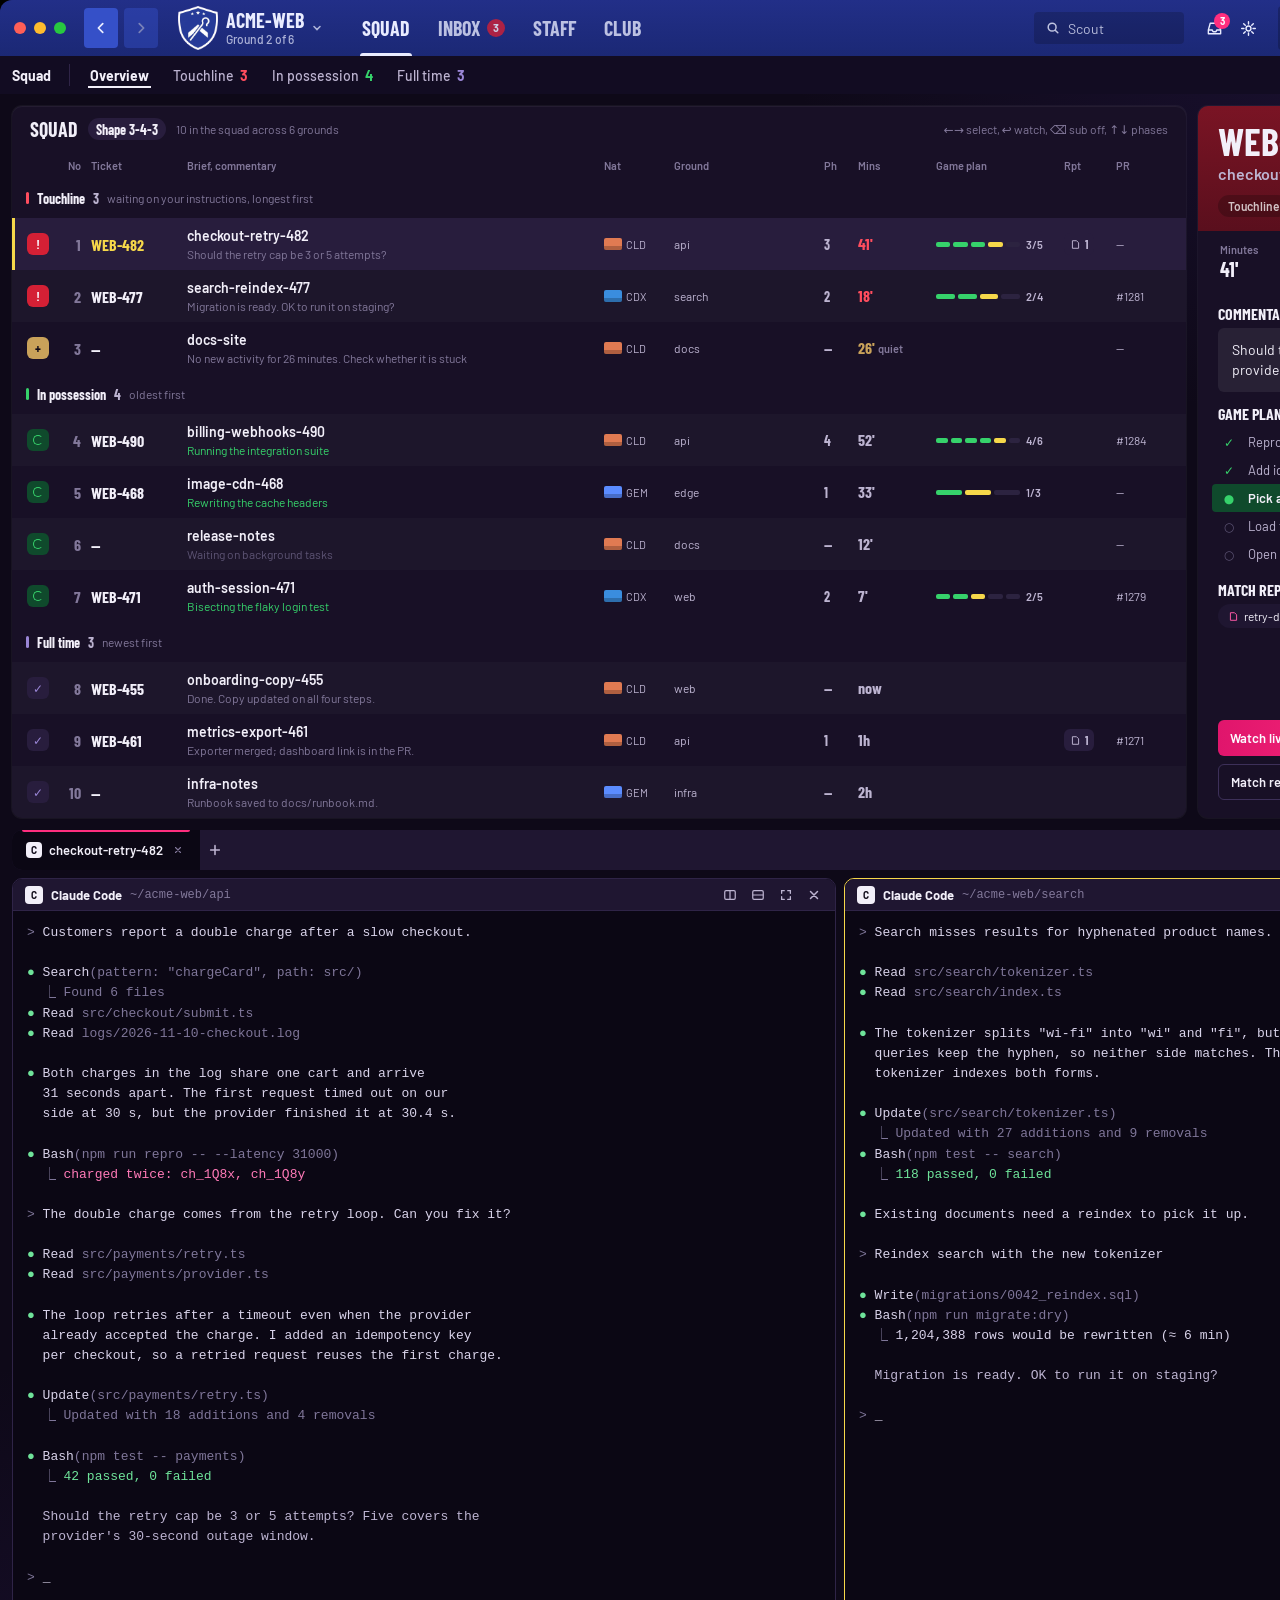
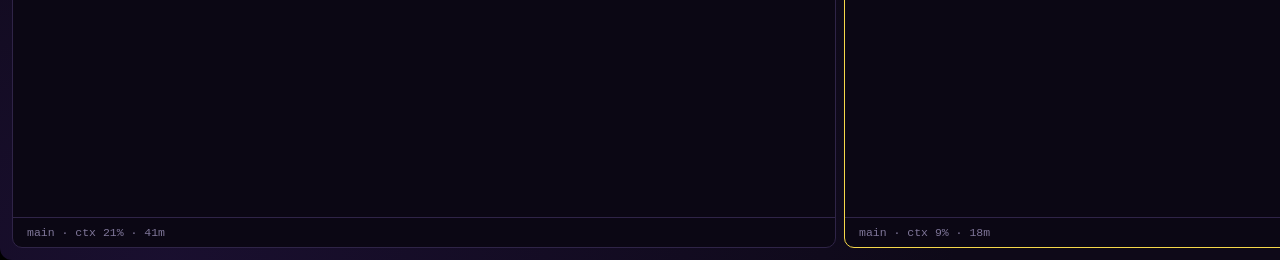
<file: art/preview.html>
<!DOCTYPE html>
<!-- Sample-data rebuild of the FM27 Herdr window for preview.png and the screen shots.
     Sizes and colours follow shared/tokens.js, layouts/fm27.json and mods/fm-*; every session,
     account and repository here is made up. setScreen(id) switches the screen under the same chrome. -->
<html><head><meta charset="utf-8">
<title>FM27 Herdr preview</title>
<style>
@font-face{font-family:Barlow;src:url(../shared/fonts/Barlow-Regular.ttf);font-weight:400;font-style:normal}
@font-face{font-family:Barlow;src:url(../shared/fonts/Barlow-Medium.ttf);font-weight:500;font-style:normal}
@font-face{font-family:Barlow;src:url(../shared/fonts/Barlow-SemiBold.ttf);font-weight:600;font-style:normal}
@font-face{font-family:Barlow;src:url(../shared/fonts/Barlow-Bold.ttf);font-weight:700;font-style:normal}
@font-face{font-family:Barlow Condensed;src:url(../shared/fonts/BarlowCondensed-SemiBold.ttf);font-weight:600;font-style:normal}
@font-face{font-family:Barlow Condensed;src:url(../shared/fonts/BarlowCondensed-Bold.ttf);font-weight:700;font-style:normal}
*{box-sizing:border-box;margin:0;padding:0}
:root{
  --bg:#0e0918;--bg2:#130d20;--panel:#181026;--panel2:#1f1631;--panel3:#281d3d;
  --line:#2f2447;--line2:#3d3059;--line-soft:rgba(255,255,255,.043);--row-alt:rgba(255,255,255,.024);
  --nav:#1b2875;--nav2:#222f88;--nav3:#3550c8;--nav-ink:#e9ecff;--sub:#120c22;
  --ink:#f2eff9;--ink2:#bdb4d1;--ink3:#82789a;--ink4:#5d5474;
  --accent:#ff2e7e;--accent2:#e0156c;--accent-ink:#fbfaff;--link:#ff5aa8;
  --needs:#ff4d5e;--needs-fill:#d42035;--stall:#c9a25a;--working:#36d26b;--working-band:#0f4a2c;
  --needs-band:#7a1424;--needs-band2:#5a0f1d;--done:#9a86d6;--done-band:#2c1a4c;--done-band2:#21133a;
  --focus-kb:#f6d84a;--bar-track:#2c2340;--bar:#ff3d8f;--bar-hot:#ff4d5e;
  --veil1:rgba(255,255,255,.07);--shade2:rgba(0,0,0,.22);--shade3:rgba(0,0,0,.28);--veil-ink:rgba(255,255,255,.75);
  --paper:#fbfaff;--select:#8b3ff2;--nat-cld:#e07a52;--nat-cdx:#3a8dde;--nat-gem:#5b8cff;
  --term-bg:#0b0714;--term-ink:#d9d3ea;--term-dim:#7f7699;--term-green:#6fe39a;--term-pink:#ff7ab8;--term-yellow:#f6d84a;
  --font-body:Barlow,system-ui,sans-serif;--font-display:"Barlow Condensed",Barlow,sans-serif;
  --font-mono:"JetBrains Mono",Menlo,monospace;
}
html,body{background:#000;-webkit-font-smoothing:antialiased}
body{font-family:var(--font-body);color:var(--ink)}
#win{
  width:1680px;height:1860px;display:flex;flex-direction:column;overflow:hidden;position:relative;
  border-radius:12px;color:var(--ink);
  background:
    radial-gradient(900px 620px at 84% 0%,rgba(80,50,160,.20),transparent 70%),
    radial-gradient(1100px 700px at 10% 100%,rgba(62,34,120,.24),transparent 72%),
    var(--bg);
}
.lights{position:absolute;left:14px;top:22px;display:flex;gap:8px;z-index:5}
.lights i{width:12px;height:12px;border-radius:50%;display:block}
.spin{width:10px;height:10px;border-radius:50%;border:1.5px solid var(--working);border-right-color:transparent;display:inline-block;flex:none}
.spin.s{width:9px;height:9px;border-width:1.5px}
.truncate{overflow:hidden;text-overflow:ellipsis;white-space:nowrap}
.disp{font-family:var(--font-display);font-weight:700}
.mono{font-family:var(--font-mono)}

/* ── top bar ───────────────────────────────────────────────────────────── */
#top{
  height:56px;flex:none;display:flex;align-items:center;gap:14px;padding:0 12px 0 84px;
  background:linear-gradient(180deg,var(--nav2),var(--nav));color:var(--nav-ink);
}
.navbtn{width:34px;height:40px;flex:none;border-radius:4px;background:var(--nav3);display:grid;place-items:center;color:var(--nav-ink)}
.navbtn.off{opacity:.45}
.club-sw{height:44px;flex:none;display:flex;align-items:center;gap:8px;padding:0 6px;border-radius:4px}
.crest{width:40px;height:44px;display:block;object-fit:contain}
.club-sw .who{min-width:0;max-width:200px}
.club-sw .who b{display:block;font-family:var(--font-display);font-weight:700;font-size:20px;line-height:1;text-transform:uppercase;color:var(--nav-ink)}
.club-sw .who small{display:block;font-size:12px;font-weight:500;color:var(--nav-ink);opacity:.7;margin-top:2px}
.caret{opacity:.7;flex:none}
.menu{height:100%;display:flex;align-items:stretch;margin-left:6px}
.mm{position:relative;height:100%;display:flex;align-items:center;gap:6px;padding:0 14px;font-family:var(--font-display);font-weight:700;font-size:20px;text-transform:uppercase;color:var(--nav-ink);opacity:.78;white-space:nowrap}
.mm.on{opacity:1}
.mm.on::after{content:"";position:absolute;left:12px;right:12px;bottom:0;height:3px;border-radius:3px 3px 0 0;background:var(--nav-ink)}
.mm .cnt{min-width:18px;height:18px;padding:0 5px;border-radius:999px;background:var(--needs-fill);color:var(--paper);font-family:var(--font-body);font-weight:800;font-size:11px;line-height:18px;text-align:center}
.grow{flex:1;min-width:0}
.scout{width:150px;height:32px;flex:none;display:flex;align-items:center;gap:8px;padding:0 12px;border-radius:4px;background:rgba(0,0,0,.18)}
.scout .q{font-size:14px;color:var(--nav-ink);opacity:.75;min-width:0;overflow:hidden;text-overflow:ellipsis;white-space:nowrap}
.iconbtn{width:32px;height:32px;flex:none;display:grid;place-items:center;border-radius:4px;position:relative;color:var(--nav-ink)}
.iconbtn .badge{position:absolute;top:1px;right:0;min-width:16px;height:16px;padding:0 4px;border-radius:999px;background:var(--accent);color:var(--accent-ink);font-size:10px;font-weight:700;line-height:16px;text-align:center}
.datebox{height:44px;flex:none;display:flex;align-items:center;gap:10px;padding:0 6px 0 12px;border-radius:4px;background:var(--shade2)}
.datebox b{display:block;font-family:var(--font-display);font-weight:700;font-size:16px;line-height:1;color:var(--nav-ink);white-space:nowrap}
.datebox small{display:block;margin-top:3px;font-size:12px;font-weight:500;color:var(--nav-ink);opacity:.75;white-space:nowrap}
.clock{height:22px;padding:0 6px;border-radius:3px;background:var(--ink);display:flex;align-items:center;font-family:var(--font-display);font-weight:700;font-size:18px;line-height:1;color:var(--nav)}
.continue{width:210px;height:44px;flex:none;display:flex;align-items:center;justify-content:space-between;gap:10px;padding:0 14px 0 18px;border-radius:4px;background:linear-gradient(90deg,var(--accent2),var(--accent));color:var(--accent-ink)}
.continue b{display:block;font-family:var(--font-display);font-weight:700;font-size:20px;line-height:1}
.continue small{display:block;margin-top:2px;font-size:12px;font-weight:600;opacity:.85;white-space:nowrap;overflow:hidden;text-overflow:ellipsis;max-width:150px}

/* ── sub bar ───────────────────────────────────────────────────────────── */
#sub{height:38px;flex:none;background:var(--sub);display:flex;align-items:stretch}
.subline{width:100%;display:none;align-items:stretch;gap:4px;padding:0 12px}
.crumb{flex:none;display:flex;align-items:center;padding-right:14px;font-size:14px;font-weight:700;color:var(--ink)}
.subdiv{width:1px;height:22px;flex:none;margin:auto 6px auto 0;background:var(--line)}
.stab{position:relative;height:100%;display:flex;align-items:center;gap:6px;padding:0 10px;font-size:14px;font-weight:500;color:var(--ink2);white-space:nowrap}
.stab b{font-weight:700;color:var(--ink)}
.stab .n{font-weight:700}
.stab .n.needs{color:var(--needs)}.stab .n.working{color:var(--working)}.stab .n.done{color:var(--done)}
.stab.on::after{content:"";position:absolute;left:8px;right:8px;bottom:6px;height:2px;background:var(--ink)}
.keysbtn{height:26px;flex:none;align-self:center;display:flex;align-items:center;gap:6px;padding:0 10px;border-radius:4px;background:var(--panel2);border:1px solid var(--line);color:var(--ink);font-size:13px}
.keysbtn b{font-size:11px;font-weight:700;color:var(--ink3)}

/* ── screens ───────────────────────────────────────────────────────────── */
#screens{height:724px;flex:none;padding:12px 12px 0;display:flex;min-height:0}
.screen{display:none;width:100%;min-height:0;gap:12px}
.panel{background:var(--panel);border-radius:10px;overflow:hidden;position:relative;box-shadow:inset 0 1px 0 rgba(255,255,255,.05),0 0 0 1px var(--line-soft)}

/* squad table */
#screen-squad{display:flex}
#squad-table{flex:1;min-width:0;display:flex;flex-direction:column}
.sq-head{height:46px;flex:none;display:flex;align-items:center;gap:10px;padding:0 18px}
.sq-head .title{font-family:var(--font-display);font-weight:700;font-size:20px;color:var(--ink);line-height:1}
.chip{height:22px;flex:none;display:inline-flex;align-items:center;padding:0 8px;border-radius:999px;background:var(--panel3);font-family:var(--font-display);font-weight:700;font-size:14px;color:var(--ink);white-space:nowrap}
.sq-head .meta{font-size:12px;color:var(--ink3);min-width:0;overflow:hidden;text-overflow:ellipsis;white-space:nowrap;max-width:320px}
.sq-head .hint{font-size:12px;color:var(--ink3);white-space:nowrap}
.cols{height:26px;flex:none;display:flex;align-items:center;padding-right:10px;color:var(--ink3);font-size:11px;font-weight:600}
.cols>span{flex:none;overflow:hidden;text-overflow:ellipsis;white-space:nowrap}
.rows{flex:1;min-height:0;display:flex;flex-direction:column;overflow:hidden}
.grp{height:40px;flex:none;width:100%;display:flex;align-items:center;gap:8px;padding:0 10px 0 14px;white-space:nowrap}
.grp i{width:3px;height:12px;border-radius:2px;flex:none;display:block}
.grp b{font-family:var(--font-display);font-weight:700;font-size:14px;color:var(--ink)}
.grp em{font-family:var(--font-display);font-weight:700;font-size:14px;font-style:normal;color:var(--ink2)}
.grp span{font-size:12px;color:var(--ink3)}
.r{height:52px;flex:none;width:100%;position:relative;display:flex;align-items:center;padding-right:10px}
.r.alt{background:var(--row-alt)}
.r.sel{background:var(--panel3)}
.r .lit{width:3px;height:100%;flex:none;background:transparent}
.r.sel .lit{background:var(--focus-kb)}
.r>span{flex:none;display:flex;align-items:center;min-width:0}
.c-si{width:46px;justify-content:center}
.sq{width:22px;height:22px;border-radius:6px;display:inline-flex;align-items:center;justify-content:center;font-weight:700;font-size:12px;flex:none;line-height:1}
.sq.needs{background:var(--needs-fill);color:var(--paper)}
.sq.stall{background:var(--stall);color:var(--bg)}
.sq.working{background:var(--working-band)}
.sq.done{background:var(--panel3);color:var(--done)}
.c-no{width:30px;justify-content:flex-end;padding-right:10px;font-family:var(--font-display);font-weight:700;font-size:16px;color:var(--ink3)}
.c-ticket{width:96px;font-family:var(--font-display);font-weight:700;font-size:16px;color:var(--ink)}
.r.sel .c-ticket{color:var(--focus-kb)}
.r>span.c-brief{flex:1;min-width:0;flex-direction:column;align-items:flex-start;justify-content:center;gap:1px}
.c-brief b{max-width:100%;font-size:14px;font-weight:600;color:var(--ink);line-height:18px}
.c-brief span{max-width:100%;font-size:12px;color:var(--ink3);line-height:16px}
.c-brief span.now{color:var(--working)}
.c-brief span.mute{color:var(--ink4)}
.c-nat{width:70px;gap:4px}
.nat{display:inline-flex;align-items:center;gap:4px;font-size:11px;color:var(--ink2)}
.nat i{position:relative;width:18px;height:12px;border-radius:2px;display:block;overflow:hidden;flex:none}
.nat i::after{content:"";position:absolute;left:0;right:0;bottom:0;height:4px;background:var(--shade2)}
.nat.cld i{background:var(--nat-cld)}.nat.cdx i{background:var(--nat-cdx)}.nat.gem i{background:var(--nat-gem)}
.c-ground{width:150px;font-size:12px;color:var(--ink2);overflow:hidden;text-overflow:ellipsis;white-space:nowrap;display:block}
.c-ph{width:34px;font-family:var(--font-display);font-weight:700;font-size:14px;color:var(--ink2)}
.c-mins{width:78px;gap:3px}
.c-mins b{font-family:var(--font-display);font-weight:700;font-size:16px;color:var(--ink2);line-height:1}
.r.needs .c-mins b{color:var(--needs)}
.r.stall .c-mins b{color:var(--stall)}
.c-mins small{font-size:11px;font-weight:600;color:var(--ink3)}
.c-plan{width:128px;gap:6px}
.plan{display:flex;align-items:center;gap:6px}
.segs{width:84px;flex:none;display:flex;gap:3px;height:5px}
.segs i{flex:1;height:5px;border-radius:2px;display:block}
.segs i.d{background:var(--working)}
.segs i.c{background:var(--focus-kb)}
.segs i.n{background:var(--bar-track)}
.plan b{font-size:11px;font-weight:600;color:var(--ink2)}
.c-rpt{width:52px}
.rpt{height:22px;display:inline-flex;align-items:center;gap:4px;padding:0 6px;border-radius:6px;background:var(--panel3);font-family:var(--font-display);font-weight:700;font-size:12px;color:var(--ink2)}
.c-pr{width:60px;font-size:12px;color:var(--ink2);overflow:hidden;text-overflow:ellipsis;white-space:nowrap;display:block}

/* overview */
#overview{width:470px;flex:none;display:flex;flex-direction:column;min-height:0;overflow:hidden}
.po-head{flex:none;position:relative;padding:16px 20px 14px;background:linear-gradient(180deg,var(--needs-band),var(--needs-band2))}
.po-head h3{font-family:var(--font-display);font-weight:700;font-size:38px;line-height:1;color:var(--ink)}
.po-head p{margin-top:4px;font-size:16px;font-weight:600;color:var(--ink2);line-height:1.3}
.po-head .tags{display:flex;flex-wrap:nowrap;gap:5px;margin-top:10px}
.po-head .tags span{height:22px;padding:0 10px;border-radius:999px;background:var(--shade2);display:inline-flex;align-items:center;gap:5px;font-size:12px;font-weight:600;color:var(--veil-ink);white-space:nowrap}
.po-head .tags i{width:14px;height:10px;border-radius:2px;background:var(--nat-cld);display:block;flex:none}
.po-stats{flex:none;display:flex;padding:4px 8px}
.po-stats>div{flex:1;min-width:0;padding:8px 14px;border-right:1px solid var(--line-soft)}
.po-stats>div:last-child{border-right:0}
.po-stats dt{font-size:11px;font-weight:600;color:var(--ink3);white-space:nowrap}
.po-stats dd{margin-top:2px;font-family:var(--font-display);font-weight:700;font-size:20px;color:var(--ink);line-height:1.1;white-space:nowrap}
.po-sec{flex:none;display:flex;align-items:center;padding:14px 20px 6px}
.po-sec h4{font-family:var(--font-display);font-weight:700;font-size:16px;text-transform:uppercase;color:var(--ink);line-height:1}
.po-sec span{margin-left:auto;font-size:12px;font-weight:600;color:var(--ink3)}
.po-word{margin:0 20px;padding:12px 14px;border-radius:6px;background:var(--veil1);font-size:14px;line-height:1.45;color:var(--ink)}
.po-plan{list-style:none;padding:0 20px;flex:none}
.po-plan li{height:28px;margin:0 -6px;padding:0 6px;border-radius:4px;display:flex;align-items:center;gap:8px;font-size:13px;color:var(--ink2)}
.po-plan li.cur{background:var(--working-band);color:var(--ink);font-weight:600}
.po-plan .g{width:22px;flex:none;display:inline-flex;align-items:center;justify-content:center;font-weight:800;font-size:12px;color:var(--ink4)}
.po-plan .g.ok{color:var(--working)}
.po-plan .g.cur{color:var(--working)}
.po-plan .t{flex:1;min-width:0;overflow:hidden;text-overflow:ellipsis;white-space:nowrap}
.po-plan .note{font-size:11px;color:var(--ink3);flex:none}
.po-reports{display:flex;flex-wrap:wrap;gap:6px;padding:0 20px 12px;flex:none}
.repchip{height:24px;padding:0 10px;border-radius:999px;background:var(--panel2);display:inline-flex;align-items:center;gap:5px;font-size:12px;color:var(--ink)}
.po-actions{margin-top:auto;flex:none;display:grid;grid-template-columns:repeat(2,minmax(0,1fr));gap:8px;padding:14px 20px 18px}
.btn{height:36px;display:flex;align-items:center;justify-content:space-between;gap:8px;padding:0 12px;border-radius:6px;border:1px solid var(--line2);font-size:13px;font-weight:600;color:var(--ink);white-space:nowrap}
.btn .k{font-size:12px;font-weight:600;color:var(--ink3)}
.btn.primary{border:0;background:linear-gradient(90deg,var(--accent2),var(--accent));color:var(--accent-ink)}
.btn.primary .k{color:var(--accent-ink);opacity:.8}

/* inbox */
#screen-inbox .panel{flex:1;min-width:0;display:flex;min-height:0}
.ib-left{width:520px;flex:none;display:flex;flex-direction:column;min-height:0;padding-right:12px}
.ib-left .head{flex:none;display:flex;align-items:center;padding:12px 16px 6px}
.ib-left .head b{font-family:var(--font-display);font-weight:700;font-size:20px;line-height:1;color:var(--ink)}
.ib-chips{flex:none;display:flex;gap:6px;padding:0 16px 8px}
.ibchip{height:26px;flex:none;padding:0 10px;border-radius:999px;background:var(--panel2);display:inline-flex;align-items:center;font-size:12px;font-weight:600;color:var(--ink2)}
.ibchip.on{background:var(--select);color:var(--accent-ink)}
.ib-list{flex:1;min-height:0;overflow:hidden;display:flex;flex-direction:column}
.ib-sec{flex:none;display:flex;align-items:center;padding:10px 16px 4px;font-family:var(--font-display);font-weight:700;font-size:12px;letter-spacing:.04em;color:var(--ink3)}
.ib-row{height:58px;flex:none;width:100%;display:flex;align-items:center;gap:10px;padding:0 16px;border-left:3px solid transparent}
.ib-row.on{background:var(--panel3);border-left-color:var(--focus-kb)}
.ib-row .body{flex:1;min-width:0;display:flex;flex-direction:column;gap:1px}
.ib-row .body b{max-width:100%;font-size:14px;font-weight:600;font-size:14px;color:var(--ink);line-height:18px;overflow:hidden;text-overflow:ellipsis;white-space:nowrap}
.ib-row .body span{max-width:100%;font-size:12px;color:var(--ink3);line-height:16px;overflow:hidden;text-overflow:ellipsis;white-space:nowrap}
.ib-row .t{flex:none;font-family:var(--font-display);font-weight:700;font-size:16px;color:var(--ink2)}
.ib-row .t.needs{color:var(--needs)}.ib-row .t.stall{color:var(--stall)}
.ib-rep{height:52px;flex:none;width:100%;display:flex;align-items:center;gap:10px;padding:0 16px}
.ib-rep .pg{width:22px;height:22px;border-radius:6px;background:var(--panel3);display:inline-flex;align-items:center;justify-content:center;flex:none;color:var(--done)}
.ib-rep .body{flex:1;min-width:0;display:flex;flex-direction:column;gap:1px}
.ib-rep .body b{max-width:100%;font-size:14px;font-weight:600;color:var(--ink);line-height:18px;overflow:hidden;text-overflow:ellipsis;white-space:nowrap}
.ib-rep .body span{max-width:100%;font-size:12px;color:var(--ink3);line-height:16px;overflow:hidden;text-overflow:ellipsis;white-space:nowrap}
.ib-body{flex:1;min-width:0;display:flex;flex-direction:column;border-left:1px solid var(--line-soft)}
.ib-body .head{padding:18px 20px 14px;border-bottom:1px solid var(--line-soft)}
.ib-meta{display:flex;align-items:center;gap:10px;font-size:12px;color:var(--ink2);white-space:nowrap}
.ib-meta b{font-weight:700;color:var(--ink2)}
.ib-meta .dim{color:var(--ink3)}
.ib-body h3{margin-top:8px;font-family:var(--font-display);font-weight:700;font-size:30px;line-height:1.1;color:var(--ink)}
.ib-text{flex:1;min-height:0;padding:16px 20px;font-size:16px;line-height:1.6;color:var(--ink);max-width:660px}
.ib-actions{flex:none;display:flex;align-items:center;gap:8px;padding:12px 20px}
.ib-actions .btn{flex:none;padding:0 14px;gap:6px;justify-content:flex-start}

/* staff */
#screen-staff .panel{flex:1;min-width:0;display:flex;flex-direction:column}
.st-head{flex:none;display:flex;align-items:center;gap:10px;padding:14px 18px 10px}
.st-head b{font-family:var(--font-display);font-weight:700;font-size:20px;line-height:1;color:var(--ink)}
.st-head span{font-size:12px;color:var(--ink3)}
.st-cols{flex:none;display:flex;align-items:center;padding:0 12px 4px;font-size:12px;font-weight:600;color:var(--ink3)}
.st-cols span{flex:none;overflow:hidden;text-overflow:ellipsis;white-space:nowrap}
.w44{width:44px;flex:none}.w200{width:200px;flex:none}.w220{width:220px;flex:none}.w270{width:270px;flex:none}.w440{width:440px;flex:none}
.st-rows{flex:1;min-height:0;display:flex;flex-direction:column;overflow:hidden}
.st-grp{flex:none;display:flex;align-items:center;padding:16px 12px 6px;font-size:13px;font-weight:700;color:var(--ink3)}
.st-row{height:52px;flex:none;width:100%;display:flex;align-items:center;padding:0 12px;position:relative}
.st-row.alt{background:var(--row-alt)}
.st-row .nm{flex:1;min-width:0;display:flex;flex-direction:column;gap:2px}
.st-row .nm b{font-size:14px;font-weight:700;color:var(--ink);line-height:18px;overflow:hidden;text-overflow:ellipsis;white-space:nowrap}
.st-row .nm span{font-size:12px;color:var(--ink3);line-height:16px;overflow:hidden;text-overflow:ellipsis;white-space:nowrap}
.st-row .contract{width:200px;flex:none;font-size:13px;color:var(--ink2);overflow:hidden;text-overflow:ellipsis;white-space:nowrap;padding-right:8px}
.usage{width:220px;flex:none;display:flex;flex-direction:column;gap:2px}
.usage .bar{display:flex;align-items:center;gap:8px}
.track{width:110px;height:6px;flex:none;border-radius:3px;background:var(--bar-track);overflow:hidden}
.fill{display:block;height:100%;border-radius:3px;background:var(--bar)}
.usage b{width:40px;flex:none;text-align:right;font-size:12px;font-weight:600;color:var(--ink)}
.usage small{height:14px;font-size:11px;color:var(--ink3);line-height:14px;white-space:nowrap}
.untracked{width:440px;flex:none;font-size:12px;color:var(--ink3)}
.links{width:270px;flex:none;display:flex;align-items:center;gap:10px}
.lnk{font-size:12px;font-weight:600;color:var(--link);text-decoration:underline;text-underline-offset:3px;white-space:nowrap}
.radio{display:inline-block;width:14px;height:14px;flex:none;border-radius:50%;border:2px solid var(--ink3);position:relative;vertical-align:middle}
.radio.on{border-color:var(--accent)}
.radio.on::after{content:"";position:absolute;inset:2px;border-radius:50%;background:var(--accent)}
.st-add{height:38px;flex:none;width:100%;display:flex;align-items:center;padding:0 12px;font-size:12px;font-weight:600;color:var(--ink2)}
.st-start{height:52px;flex:none;width:100%;display:flex;align-items:center;padding:0 12px}
.st-start .field{flex:1;min-width:0;display:flex;flex-direction:column;gap:2px}
.st-start .field b{font-family:var(--font-mono);font-size:13px;font-weight:600;color:var(--ink);line-height:18px}
.st-start .field span{font-size:12px;color:var(--ink3)}
.st-foot{height:24px;flex:none;width:100%;display:flex;align-items:center;padding:0 18px;font-size:11px;color:var(--ink3)}

/* club */
#screen-club .panel{flex:1;min-width:0;display:flex;flex-direction:column}
.cl-head{flex:none;display:flex;align-items:center;gap:10px;padding:14px 18px 10px}
.cl-head b{font-family:var(--font-display);font-weight:700;font-size:20px;line-height:1;color:var(--ink)}
.cl-head span{font-size:12px;color:var(--ink3);min-width:0;overflow:hidden;text-overflow:ellipsis;white-space:nowrap}
.headbtn{height:36px;flex:none;display:inline-flex;align-items:center;gap:7px;padding:0 12px;border-radius:6px;border:1px solid var(--line-soft);background:var(--panel2);color:var(--ink2);font-size:13px;font-weight:600}
.clubgrid{flex:1;min-height:0;display:grid;grid-template-columns:repeat(3,minmax(0,1fr));gap:10px;padding:0 12px 12px;align-content:start;overflow:hidden}
.ground{border-radius:10px;border:1px solid var(--line-soft);background:var(--panel2);overflow:hidden}
.ground header{height:38px;display:flex;align-items:center;gap:8px;padding:0 12px;background:linear-gradient(180deg,var(--nav2),var(--nav))}
.ground header b{min-width:0;font-family:var(--font-display);font-weight:700;font-size:18px;line-height:1;color:var(--nav-ink);overflow:hidden;text-overflow:ellipsis;white-space:nowrap}
.ground header .chip2{margin-left:auto;height:20px;flex:none;padding:0 6px;border-radius:4px;background:var(--shade3);display:inline-flex;align-items:center;font-size:11px;font-weight:700;color:var(--veil-ink);white-space:nowrap}
.prow{width:100%;height:34px;display:flex;align-items:center;gap:8px;padding:0 12px;position:relative;background:transparent;border:0;text-align:left;font-family:var(--font-body);color:var(--ink2)}
.prow.alt{background:var(--row-alt)}
.prow.shown{background:rgba(246,216,74,.08)}
.prow.shown::before{content:"";position:absolute;left:0;top:0;bottom:0;width:3px;background:var(--focus-kb)}
.pname{flex:1;min-width:0;display:flex;align-items:center;gap:6px;overflow:hidden;white-space:nowrap}
.pname b{font-size:13px;font-weight:700;color:var(--ink);flex:none}
.pname span{font-size:13px;color:var(--ink2);overflow:hidden;text-overflow:ellipsis}
.prow.shown .pname b,.prow.shown .pname span{color:var(--focus-kb)}
.pills{flex:none;display:flex;align-items:center;gap:4px}
.cp{height:20px;padding:0 6px;border-radius:6px;display:inline-flex;align-items:center;gap:4px;font-size:11px;font-weight:700;line-height:1;white-space:nowrap}
.cp.needs{background:var(--needs-fill);color:var(--paper)}
.cp.stall{background:var(--stall);color:var(--bg)}
.cp.work{background:rgba(54,210,107,.22);color:var(--working)}
.cp.done{background:var(--panel3);color:var(--done)}
.cp.shell{border:1px dashed var(--line2);color:var(--ink3);font-weight:600}

/* ── live area ─────────────────────────────────────────────────────────── */
#live{height:1042px;flex:none;padding:12px;display:flex;flex-direction:column;gap:8px;min-height:0}
#tabs{height:40px;flex:none;display:flex;align-items:stretch;border-radius:10px;background:var(--panel2);overflow:hidden;padding-right:6px}
.tab{height:100%;flex:none;display:flex;align-items:center;gap:7px;padding:0 14px;background:var(--term-bg);color:var(--ink);font-size:13px;font-weight:600;position:relative;white-space:nowrap}
.tab::before{content:"";position:absolute;left:10px;right:10px;top:0;height:2px;border-radius:0 0 2px 2px;background:var(--accent)}
.ag{width:16px;height:16px;flex:none;border-radius:4px;background:var(--ink);color:var(--bg);display:grid;place-items:center;font-size:10px;font-weight:700}
.tab .x{width:16px;height:16px;flex:none;border-radius:3px;display:grid;place-items:center;color:var(--ink3)}
.tabadd{width:30px;height:30px;flex:none;align-self:center;display:grid;place-items:center;border-radius:4px;color:var(--ink2)}
#panes{flex:1;min-height:0;display:flex;gap:8px}
.pane{flex:1;min-width:0;display:flex;flex-direction:column;border-radius:10px;background:var(--term-bg);overflow:hidden;border:1px solid var(--line)}
.pane.focus{border-color:var(--focus-kb)}
.ph{height:32px;flex:none;display:flex;align-items:center;gap:8px;padding:0 8px 0 12px;background:var(--panel2);border-bottom:1px solid var(--line);white-space:nowrap;overflow:hidden}
.ph .badge{width:18px;height:18px;flex:none;border-radius:4px;background:var(--ink);color:var(--bg);display:grid;place-items:center;font-size:10px;font-weight:700}
.ph b{flex:none;max-width:260px;overflow:hidden;text-overflow:ellipsis;font-size:13px;font-weight:700;color:var(--ink)}
.ph .path{min-width:0;max-width:360px;overflow:hidden;text-overflow:ellipsis;font-family:var(--font-mono);font-size:12px;color:var(--ink3)}
.ph .tools{margin-left:auto;flex:none;display:flex;gap:2px}
.ph .tool{width:26px;height:26px;display:grid;place-items:center;border-radius:4px;color:var(--ink2)}
.term{flex:1;min-height:0;padding:12px 14px;font-family:var(--font-mono);font-size:13px;line-height:1.55;color:var(--term-ink);white-space:pre;overflow:hidden}
.term .p{color:var(--term-dim)}
.term .dot{color:var(--term-green)}
.term .dim{color:var(--term-dim)}
.term .ok{color:var(--term-green)}
.term .warn{color:var(--term-pink)}
.term .soft{color:var(--ink2)}
.term .cursor{color:var(--term-ink)}
.term-status{flex:none;margin-top:auto;padding:8px 14px;border-top:1px solid var(--line);font-family:var(--font-mono);font-size:11.5px;color:var(--term-dim);white-space:nowrap;overflow:hidden}
</style></head><body>

<svg width="0" height="0" style="position:absolute" aria-hidden="true">
  <symbol id="i-left" viewBox="0 0 16 16"><path d="M10 3 5 8l5 5" fill="none" stroke="currentColor" stroke-width="2" stroke-linecap="round" stroke-linejoin="round"/></symbol>
  <symbol id="i-right" viewBox="0 0 16 16"><path d="m6 3 5 5-5 5" fill="none" stroke="currentColor" stroke-width="2" stroke-linecap="round" stroke-linejoin="round"/></symbol>
  <symbol id="i-caret" viewBox="0 0 10 10"><path d="m2 3.5 3 3 3-3" fill="none" stroke="currentColor" stroke-width="1.6" stroke-linecap="round"/></symbol>
  <symbol id="i-search" viewBox="0 0 16 16"><circle cx="7" cy="7" r="4.5" fill="none" stroke="currentColor" stroke-width="1.7"/><path d="m10.5 10.5 3 3" stroke="currentColor" stroke-width="1.7" stroke-linecap="round"/></symbol>
  <symbol id="i-inbox" viewBox="0 0 18 18"><path d="M2.5 10.5 4.5 3.5h9l2 7v4h-13z M2.5 10.5h4l1 2h3l1-2h4" fill="none" stroke="currentColor" stroke-width="1.5" stroke-linejoin="round"/></symbol>
  <symbol id="i-gear" viewBox="0 0 18 18"><circle cx="9" cy="9" r="2.6" fill="none" stroke="currentColor" stroke-width="1.5"/><path d="M9 1.8v2.4M9 13.8v2.4M1.8 9h2.4M13.8 9h2.4M3.9 3.9l1.7 1.7M12.4 12.4l1.7 1.7M3.9 14.1l1.7-1.7M12.4 5.6l1.7-1.7" stroke="currentColor" stroke-width="1.5" stroke-linecap="round"/></symbol>
  <symbol id="i-chev2" viewBox="0 0 20 20"><path d="m4 4 6 6-6 6M10 4l6 6-6 6" fill="none" stroke="currentColor" stroke-width="2" stroke-linecap="round" stroke-linejoin="round"/></symbol>
  <symbol id="i-x" viewBox="0 0 16 16"><path d="m4 4 8 8M12 4l-8 8" stroke="currentColor" stroke-width="1.7" stroke-linecap="round"/></symbol>
  <symbol id="i-split-r" viewBox="0 0 16 16"><rect x="2" y="3" width="12" height="10" rx="1.5" fill="none" stroke="currentColor" stroke-width="1.4"/><path d="M8 3v10" stroke="currentColor" stroke-width="1.4"/></symbol>
  <symbol id="i-split-d" viewBox="0 0 16 16"><rect x="2" y="3" width="12" height="10" rx="1.5" fill="none" stroke="currentColor" stroke-width="1.4"/><path d="M2 8h12" stroke="currentColor" stroke-width="1.4"/></symbol>
  <symbol id="i-zoom" viewBox="0 0 16 16"><path d="M3 6V3h3M13 6V3h-3M3 10v3h3M13 10v3h-3" fill="none" stroke="currentColor" stroke-width="1.5" stroke-linecap="round"/></symbol>
  <symbol id="i-page" viewBox="0 0 16 16"><path d="M3.5 2.5h6l3 3v8h-9z" fill="none" stroke="currentColor" stroke-width="1.4" stroke-linejoin="round"/></symbol>
  <symbol id="i-files" viewBox="0 0 18 18"><path d="M3 2.5h7l4 4v9H3z M10 2.5v4h4" fill="none" stroke="currentColor" stroke-width="1.5" stroke-linejoin="round"/></symbol>
  <symbol id="i-diff" viewBox="0 0 18 18"><path d="M5 3v8 M2 7h6 M13 7v8 M10 13h6" fill="none" stroke="currentColor" stroke-width="1.5" stroke-linecap="round"/></symbol>
  <symbol id="i-plus" viewBox="0 0 16 16"><path d="M8 3v10M3 8h10" stroke="currentColor" stroke-width="1.8" stroke-linecap="round"/></symbol>
</svg>

<div id="win">
  <div class="lights"><i style="background:#ff5f57"></i><i style="background:#febc2e"></i><i style="background:#28c840"></i></div>

  <header id="top">
    <div style="display:flex;align-items:center;gap:6px">
      <span class="navbtn"><svg width="14" height="14"><use href="#i-left"/></svg></span>
      <span class="navbtn off"><svg width="14" height="14"><use href="#i-right"/></svg></span>
    </div>
    <div class="club-sw">
      <img class="crest" src="../design/art/crest.png" alt="">
      <div class="who"><b>ACME-WEB</b><small>Ground 2 of 6</small></div>
      <svg class="caret" width="10" height="10"><use href="#i-caret"/></svg>
    </div>
    <nav class="menu">
      <div class="mm on" data-menu="squad">SQUAD</div>
      <div class="mm" data-menu="inbox">INBOX<span class="cnt">3</span></div>
      <div class="mm" data-menu="staff">STAFF</div>
      <div class="mm" data-menu="club">CLUB</div>
    </nav>
    <div class="grow"></div>
    <div class="scout"><svg width="14" height="14" style="opacity:.8"><use href="#i-search"/></svg><span class="q">Scout</span></div>
    <div style="display:flex;align-items:center;gap:2px">
      <span class="iconbtn"><svg width="17" height="17"><use href="#i-inbox"/></svg><span class="badge">3</span></span>
      <span class="iconbtn"><svg width="17" height="17"><use href="#i-gear"/></svg></span>
    </div>
    <div class="datebox">
      <div><b>WED 11/11/2026</b><small>3 on the touchline</small></div>
      <span class="clock">18:26</span>
    </div>
    <div class="continue">
      <div><b>Continue</b><small>WEB-482 on the touchline</small></div>
      <svg width="20" height="20"><use href="#i-chev2"/></svg>
    </div>
  </header>

  <div id="sub">
    <div class="subline" data-sub="squad">
      <div class="crumb">Squad</div><i class="subdiv"></i>
      <div class="stab on"><b>Overview</b></div>
      <div class="stab">Touchline<span class="n needs">3</span></div>
      <div class="stab">In possession<span class="n working">4</span></div>
      <div class="stab">Full time<span class="n done">3</span></div>
      <div class="grow"></div><span class="keysbtn">Keys <b>?</b></span>
    </div>
    <div class="subline" data-sub="inbox">
      <div class="crumb">Inbox</div><i class="subdiv"></i>
      <div class="stab on"><b>All</b></div>
      <div class="stab">Touchline</div>
      <div class="stab">Match reports</div>
      <div class="grow"></div><span class="keysbtn">Keys <b>?</b></span>
    </div>
    <div class="subline" data-sub="staff">
      <div class="crumb">Staff</div>
      <div class="grow"></div><span class="keysbtn">Keys <b>?</b></span>
    </div>
    <div class="subline" data-sub="club">
      <div class="crumb">Club</div>
      <div class="grow"></div><span class="keysbtn">Keys <b>?</b></span>
    </div>
  </div>

  <div id="screens">
    <!-- ── squad ─────────────────────────────────────────────────────── -->
    <section class="screen" id="screen-squad">
      <div class="panel" id="squad-table">
        <div class="sq-head">
          <div class="title">SQUAD</div>
          <span class="chip">Shape 3-4-3</span>
          <div class="meta">10 in the squad across 6 grounds</div>
          <div class="grow"></div>
          <div class="hint">←→ select, ↩ watch, ⌫ sub off, ↑↓ phases</div>
        </div>
        <div class="cols">
          <span style="width:3px"></span>
          <span style="width:46px"></span>
          <span style="width:30px;padding-right:10px;text-align:right">No</span>
          <span style="width:96px">Ticket</span>
          <span style="flex:1;min-width:0">Brief, commentary</span>
          <span style="width:70px">Nat</span>
          <span style="width:150px">Ground</span>
          <span style="width:34px">Ph</span>
          <span style="width:78px">Mins</span>
          <span style="width:128px">Game plan</span>
          <span style="width:52px">Rpt</span>
          <span style="width:60px">PR</span>
        </div>
        <div class="rows">
          <div class="grp"><i style="background:var(--needs)"></i><b>Touchline</b><em>3</em><span>waiting on your instructions, longest first</span></div>

          <div class="r sel needs">
            <span class="lit"></span>
            <span class="c-si"><span class="sq needs">!</span></span>
            <span class="c-no">1</span>
            <span class="c-ticket">WEB-482</span>
            <span class="c-brief"><b>checkout-retry-482</b><span>Should the retry cap be 3 or 5 attempts?</span></span>
            <span class="c-nat"><span class="nat cld"><i></i>CLD</span></span>
            <span class="c-ground">api</span>
            <span class="c-ph">3</span>
            <span class="c-mins"><b>41'</b></span>
            <span class="c-plan"><span class="plan"><span class="segs"><i class="d"></i><i class="d"></i><i class="d"></i><i class="c"></i><i class="n"></i></span><b>3/5</b></span></span>
            <span class="c-rpt"><span class="rpt"><svg width="11" height="11" style="color:var(--ink2)"><use href="#i-page"/></svg>1</span></span>
            <span class="c-pr">—</span>
          </div>

          <div class="r needs alt">
            <span class="lit"></span>
            <span class="c-si"><span class="sq needs">!</span></span>
            <span class="c-no">2</span>
            <span class="c-ticket">WEB-477</span>
            <span class="c-brief"><b>search-reindex-477</b><span>Migration is ready. OK to run it on staging?</span></span>
            <span class="c-nat"><span class="nat cdx"><i></i>CDX</span></span>
            <span class="c-ground">search</span>
            <span class="c-ph">2</span>
            <span class="c-mins"><b>18'</b></span>
            <span class="c-plan"><span class="plan"><span class="segs"><i class="d"></i><i class="d"></i><i class="c"></i><i class="n"></i></span><b>2/4</b></span></span>
            <span class="c-rpt"></span>
            <span class="c-pr">#1281</span>
          </div>

          <div class="r stall">
            <span class="lit"></span>
            <span class="c-si"><span class="sq stall">+</span></span>
            <span class="c-no">3</span>
            <span class="c-ticket">—</span>
            <span class="c-brief"><b>docs-site</b><span>No new activity for 26 minutes. Check whether it is stuck</span></span>
            <span class="c-nat"><span class="nat cld"><i></i>CLD</span></span>
            <span class="c-ground">docs</span>
            <span class="c-ph">—</span>
            <span class="c-mins"><b>26'</b><small>quiet</small></span>
            <span class="c-plan"></span>
            <span class="c-rpt"></span>
            <span class="c-pr">—</span>
          </div>

          <div class="grp"><i style="background:var(--working)"></i><b>In possession</b><em>4</em><span>oldest first</span></div>

          <div class="r working alt">
            <span class="lit"></span>
            <span class="c-si"><span class="sq working"><span class="spin"></span></span></span>
            <span class="c-no">4</span>
            <span class="c-ticket">WEB-490</span>
            <span class="c-brief"><b>billing-webhooks-490</b><span class="now">Running the integration suite</span></span>
            <span class="c-nat"><span class="nat cld"><i></i>CLD</span></span>
            <span class="c-ground">api</span>
            <span class="c-ph">4</span>
            <span class="c-mins"><b>52'</b></span>
            <span class="c-plan"><span class="plan"><span class="segs"><i class="d"></i><i class="d"></i><i class="d"></i><i class="d"></i><i class="c"></i><i class="n"></i></span><b>4/6</b></span></span>
            <span class="c-rpt"></span>
            <span class="c-pr">#1284</span>
          </div>

          <div class="r working">
            <span class="lit"></span>
            <span class="c-si"><span class="sq working"><span class="spin"></span></span></span>
            <span class="c-no">5</span>
            <span class="c-ticket">WEB-468</span>
            <span class="c-brief"><b>image-cdn-468</b><span class="now">Rewriting the cache headers</span></span>
            <span class="c-nat"><span class="nat gem"><i></i>GEM</span></span>
            <span class="c-ground">edge</span>
            <span class="c-ph">1</span>
            <span class="c-mins"><b>33'</b></span>
            <span class="c-plan"><span class="plan"><span class="segs"><i class="d"></i><i class="c"></i><i class="n"></i></span><b>1/3</b></span></span>
            <span class="c-rpt"></span>
            <span class="c-pr">—</span>
          </div>

          <div class="r working alt">
            <span class="lit"></span>
            <span class="c-si"><span class="sq working"><span class="spin"></span></span></span>
            <span class="c-no">6</span>
            <span class="c-ticket">—</span>
            <span class="c-brief"><b>release-notes</b><span class="mute">Waiting on background tasks</span></span>
            <span class="c-nat"><span class="nat cld"><i></i>CLD</span></span>
            <span class="c-ground">docs</span>
            <span class="c-ph">—</span>
            <span class="c-mins"><b>12'</b></span>
            <span class="c-plan"></span>
            <span class="c-rpt"></span>
            <span class="c-pr">—</span>
          </div>

          <div class="r working">
            <span class="lit"></span>
            <span class="c-si"><span class="sq working"><span class="spin"></span></span></span>
            <span class="c-no">7</span>
            <span class="c-ticket">WEB-471</span>
            <span class="c-brief"><b>auth-session-471</b><span class="now">Bisecting the flaky login test</span></span>
            <span class="c-nat"><span class="nat cdx"><i></i>CDX</span></span>
            <span class="c-ground">web</span>
            <span class="c-ph">2</span>
            <span class="c-mins"><b>7'</b></span>
            <span class="c-plan"><span class="plan"><span class="segs"><i class="d"></i><i class="d"></i><i class="c"></i><i class="n"></i><i class="n"></i></span><b>2/5</b></span></span>
            <span class="c-rpt"></span>
            <span class="c-pr">#1279</span>
          </div>

          <div class="grp"><i style="background:var(--done)"></i><b>Full time</b><em>3</em><span>newest first</span></div>

          <div class="r done alt">
            <span class="lit"></span>
            <span class="c-si"><span class="sq done">✓</span></span>
            <span class="c-no">8</span>
            <span class="c-ticket">WEB-455</span>
            <span class="c-brief"><b>onboarding-copy-455</b><span>Done. Copy updated on all four steps.</span></span>
            <span class="c-nat"><span class="nat cld"><i></i>CLD</span></span>
            <span class="c-ground">web</span>
            <span class="c-ph">—</span>
            <span class="c-mins"><b>now</b></span>
            <span class="c-plan"></span>
            <span class="c-rpt"></span>
            <span class="c-pr"></span>
          </div>

          <div class="r done">
            <span class="lit"></span>
            <span class="c-si"><span class="sq done">✓</span></span>
            <span class="c-no">9</span>
            <span class="c-ticket">WEB-461</span>
            <span class="c-brief"><b>metrics-export-461</b><span>Exporter merged; dashboard link is in the PR.</span></span>
            <span class="c-nat"><span class="nat cld"><i></i>CLD</span></span>
            <span class="c-ground">api</span>
            <span class="c-ph">1</span>
            <span class="c-mins"><b>1h</b></span>
            <span class="c-plan"></span>
            <span class="c-rpt"><span class="rpt"><svg width="11" height="11" style="color:var(--ink2)"><use href="#i-page"/></svg>1</span></span>
            <span class="c-pr">#1271</span>
          </div>

          <div class="r done alt">
            <span class="lit"></span>
            <span class="c-si"><span class="sq done">✓</span></span>
            <span class="c-no">10</span>
            <span class="c-ticket">—</span>
            <span class="c-brief"><b>infra-notes</b><span>Runbook saved to docs/runbook.md.</span></span>
            <span class="c-nat"><span class="nat gem"><i></i>GEM</span></span>
            <span class="c-ground">infra</span>
            <span class="c-ph">—</span>
            <span class="c-mins"><b>2h</b></span>
            <span class="c-plan"></span>
            <span class="c-rpt"></span>
            <span class="c-pr"></span>
          </div>
        </div>
      </div>

      <aside class="panel" id="overview">
        <div class="po-head">
          <h3>WEB-482</h3>
          <p>checkout-retry-482</p>
          <div class="tags"><span>Touchline</span><span><i></i>Claude</span><span>api</span></div>
        </div>
        <dl class="po-stats">
          <div><dt>Minutes</dt><dd>41'</dd></div>
          <div><dt>Added time</dt><dd>~6'</dd></div>
          <div><dt>Game plan</dt><dd>3/5</dd></div>
          <div><dt>Match reports</dt><dd>1</dd></div>
        </dl>
        <div class="po-sec"><h4>Commentary</h4></div>
        <div class="po-word">Should the retry cap be 3 or 5 attempts? Five covers the payment provider's 30-second outage window.</div>
        <div class="po-sec"><h4>Game plan</h4><span>phase 3 of 5, ↑↓</span></div>
        <ul class="po-plan">
          <li><span class="g ok">✓</span><span class="t">Reproduce the double charge</span></li>
          <li><span class="g ok">✓</span><span class="t">Add idempotency keys</span></li>
          <li class="cur"><span class="g cur">●</span><span class="t">Pick a retry cap</span></li>
          <li><span class="g">○</span><span class="t">Load test the retry path</span></li>
          <li><span class="g">○</span><span class="t">Open the PR</span></li>
        </ul>
        <div class="po-sec"><h4>Match reports</h4></div>
        <div class="po-reports"><span class="repchip"><svg width="11" height="11" style="color:var(--link)"><use href="#i-page"/></svg>retry-design.md</span></div>
        <div class="po-actions">
          <div class="btn primary"><span>Watch live</span><span class="k">↩</span></div>
          <div class="btn"><span>Dossier</span><span class="k">⌘↩</span></div>
          <div class="btn"><span>Match report</span><span class="k">⇧↩</span></div>
          <div class="btn"><span>Sub off</span><span class="k">⌫</span></div>
        </div>
      </aside>
    </section>

    <!-- ── inbox ─────────────────────────────────────────────────────── -->
    <section class="screen" id="screen-inbox">
      <div class="panel">
        <div class="ib-left">
          <div class="head"><b>INBOX</b></div>
          <div class="ib-chips"><span class="ibchip on">All</span><span class="ibchip">Touchline (3)</span><span class="ibchip">Match reports (2)</span></div>
          <div class="ib-list">
            <div class="ib-sec">TOUCHLINE</div>
            <div class="ib-row on">
              <span class="sq needs">!</span>
              <span class="body"><b>checkout-retry-482</b><span>Should the retry cap be 3 or 5 attempts?</span></span>
              <span class="t needs">41'</span>
            </div>
            <div class="ib-row">
              <span class="sq needs">!</span>
              <span class="body"><b>search-reindex-477</b><span>Migration is ready. OK to run it on staging?</span></span>
              <span class="t needs">18'</span>
            </div>
            <div class="ib-row">
              <span class="sq stall">+</span>
              <span class="body"><b>docs-site</b><span>No new activity for 26 minutes. Check whether it is stuck</span></span>
              <span class="t stall">26'</span>
            </div>
            <div class="ib-sec">MATCH REPORTS</div>
            <div class="ib-rep">
              <span class="pg"><svg width="11" height="11"><use href="#i-page"/></svg></span>
              <span class="body"><b>retry-design.md — checkout-retry-482</b><span>Match report</span></span>
            </div>
            <div class="ib-rep">
              <span class="pg"><svg width="11" height="11"><use href="#i-page"/></svg></span>
              <span class="body"><b>Q4 metrics export — metrics-export-461</b><span>Match report</span></span>
            </div>
          </div>
        </div>
        <div class="ib-body">
          <div class="head">
            <div class="ib-meta">
              <span class="sq needs">!</span>
              <b>checkout-retry-482</b>
              <span class="nat cld"><i></i>CLD</span>
              <span>api</span>
              <span class="dim">on the touchline for 41 min</span>
            </div>
            <h3>checkout-retry-482</h3>
          </div>
          <div class="ib-text">Should the retry cap be 3 or 5 attempts? Five covers the payment provider's 30-second outage window, but it doubles the worst-case wait at checkout.</div>
          <div class="ib-actions">
            <div class="btn primary"><span>Give instructions</span><span class="k">↩</span></div>
            <div class="btn"><span>Dossier</span><span class="k">⌘↩</span></div>
            <div class="btn"><span>Match report</span><span class="k">⇧↩</span></div>
            <div class="grow"></div>
            <div class="btn"><span>Next touchline call</span><span class="k">Space</span></div>
          </div>
        </div>
      </div>
    </section>

    <!-- ── staff ─────────────────────────────────────────────────────── -->
    <section class="screen" id="screen-staff">
      <div class="panel">
        <div class="st-head">
          <b>BACKROOM STAFF</b>
          <span>agents, logins and their wage budgets</span>
          <div class="grow"></div>
          <span>↑↓ move, ↩ start, o debut in a new pane</span>
        </div>
        <div class="st-cols">
          <span class="w44">Starts</span><span style="flex:1;min-width:0">Name</span>
          <span class="w200">Contract</span><span class="w220">5h wage budget</span><span class="w220">Week wage budget</span><span class="w270"></span>
        </div>
        <div class="st-rows">
          <div class="st-grp">Claude</div>
          <div class="st-row alt">
            <span class="w44"><span class="radio on"></span></span>
            <span class="nm"><b>work</b><span>alex@example.com, this pane</span></span>
            <span class="contract">New sessions sign here</span>
            <span class="usage"><span class="bar"><span class="track"><span class="fill" style="width:34%"></span></span><b>34%</b></span><small></small></span>
            <span class="usage"><span class="bar"><span class="track"><span class="fill" style="width:12%"></span></span><b>12%</b></span><small>resets Fri</small></span>
            <span class="links"><span class="lnk">new pane</span><span class="lnk">rename</span></span>
          </div>
          <div class="st-row">
            <span class="w44"><span class="radio"></span></span>
            <span class="nm"><b>personal</b><span>alex.home@example.com</span></span>
            <span class="contract"></span>
            <span class="usage"><span class="bar"><span class="track"><span class="fill" style="width:0%"></span></span><b>0%</b></span><small></small></span>
            <span class="usage"><span class="bar"><span class="track"><span class="fill" style="width:3%"></span></span><b>3%</b></span><small></small></span>
            <span class="links"><span class="lnk">new pane</span><span class="lnk">rename</span><span class="lnk">transfer this session here</span></span>
          </div>
          <div class="st-add"><span class="w44"></span>+ Sign a Claude account</div>

          <div class="st-grp">Codex</div>
          <div class="st-row alt">
            <span class="w44"><span class="radio on"></span></span>
            <span class="nm"><b>System default</b><span>~/.codex</span></span>
            <span class="contract">New Codex sessions</span>
            <span class="usage"><span class="bar"><span class="track"><span class="fill" style="width:0%"></span></span><b>0%</b></span><small></small></span>
            <span class="usage"><span class="bar"><span class="track"><span class="fill" style="width:11%"></span></span><b>11%</b></span><small>resets Mon</small></span>
            <span class="links"><span class="lnk">new pane</span><span class="lnk">rename</span></span>
          </div>
          <div class="st-add"><span class="w44"></span>+ Sign a Codex login</div>

          <div class="st-grp">Other agents</div>
          <div class="st-row">
            <span class="w44"></span>
            <span class="nm"><b>Gemini</b><span></span></span>
            <span class="contract">Launches in a new pane</span>
            <span class="untracked">usage not tracked</span>
            <span class="links"><span class="lnk">new pane</span></span>
          </div>

          <div class="st-grp">Custom commands</div>
          <div class="st-row alt">
            <span class="w44"></span>
            <span class="nm"><b>Review bot</b><span>claude --agent reviewer</span></span>
            <span class="contract">Resumable</span>
            <span class="untracked">usage not tracked</span>
            <span class="links"><span class="lnk">new pane</span><span class="lnk">edit</span></span>
          </div>
          <div class="st-add"><span class="w44"></span>+ Add custom command</div>

          <div class="st-grp">Start command</div>
          <div class="st-start">
            <span class="w44"></span>
            <span class="field"><b>claude</b><span>runs through your shell when it is not claude</span></span>
            <span class="w200"></span><span class="w220"></span><span class="w220"></span><span class="w270"></span>
          </div>
        </div>
        <div class="st-foot"></div>
      </div>
    </section>

    <!-- ── club ──────────────────────────────────────────────────────── -->
    <section class="screen" id="screen-club">
      <div class="panel">
        <div class="cl-head">
          <b>CLUB</b>
          <span>every repository is a ground, every space a pitch in it</span>
          <div class="grow"></div>
          <span class="headbtn"><svg width="14" height="14"><use href="#i-plus"/></svg>New space</span>
          <span class="headbtn"><svg width="14" height="14"><use href="#i-gear"/></svg>Settings</span>
        </div>
        <div class="clubgrid">
          <div class="ground">
            <header><b>acme-web</b><span class="chip2">home pitch first</span></header>
            <button class="prow"><span class="pname"><b>base</b><span>acme-web</span></span><span class="pills"><span class="cp done">✓ 1</span></span></button>
            <button class="prow alt"><span class="pname"><b>WEB-482</b><span>api</span></span><span class="pills"><span class="cp needs">! 1</span></span></button>
            <button class="prow"><span class="pname"><b>WEB-490</b><span>api</span></span><span class="pills"><span class="cp work"><span class="spin s"></span>1</span></span></button>
            <button class="prow alt"><span class="pname"><b>WEB-471</b><span>web</span></span><span class="pills"><span class="cp work"><span class="spin s"></span>1</span></span></button>
            <button class="prow"><span class="pname"><b>WEB-455</b><span>web</span></span><span class="pills"><span class="cp done">✓ 1</span></span></button>
            <button class="prow alt"><span class="pname"><b>WEB-461</b><span>api</span></span><span class="pills"><span class="cp done">✓ 1</span></span></button>
          </div>
          <div class="ground">
            <header><b>search</b></header>
            <button class="prow"><span class="pname"><b>base</b><span>search</span></span><span class="pills"></span></button>
            <button class="prow alt"><span class="pname"><b>WEB-477</b><span>search</span></span><span class="pills"><span class="cp needs">! 1</span></span></button>
          </div>
          <div class="ground">
            <header><b>edge-cdn</b></header>
            <button class="prow"><span class="pname"><b>base</b><span>edge-cdn</span></span><span class="pills"></span></button>
            <button class="prow alt"><span class="pname"><b>WEB-468</b><span>edge</span></span><span class="pills"><span class="cp work"><span class="spin s"></span>1</span></span></button>
          </div>
          <div class="ground">
            <header><b>docs-site</b></header>
            <button class="prow shown"><span class="pname"><b>base</b><span>docs-site</span></span><span class="pills"><span class="cp needs">! 1</span><span class="cp work"><span class="spin s"></span>1</span></span></button>
          </div>
          <div class="ground">
            <header><b>infra</b></header>
            <button class="prow"><span class="pname"><b>base</b><span>infra</span></span><span class="pills"><span class="cp done">✓ 1</span></span></button>
            <button class="prow alt"><span class="pname"><b>scratch</b></span><span class="pills"><span class="cp shell">shell</span></span></button>
          </div>
          <div class="ground">
            <header><b>design-system</b></header>
            <button class="prow"><span class="pname"><b>base</b><span>design-system</span></span><span class="pills"><span class="cp shell">shell</span></span></button>
          </div>
        </div>
      </div>
    </section>
  </div>

  <div id="live">
    <div id="tabs">
      <div class="tab"><span class="ag">C</span>checkout-retry-482<span class="x"><svg width="10" height="10"><use href="#i-x"/></svg></span></div>
      <div class="tabadd"><svg width="14" height="14"><use href="#i-plus"/></svg></div>
      <div class="grow"></div>
    </div>
    <div id="panes">
      <div class="pane">
        <div class="ph">
          <span class="badge">C</span><b>Claude Code</b><span class="path">~/acme-web/api</span>
          <span class="tools">
            <span class="tool"><svg width="14" height="14"><use href="#i-split-r"/></svg></span>
            <span class="tool"><svg width="14" height="14"><use href="#i-split-d"/></svg></span>
            <span class="tool"><svg width="14" height="14"><use href="#i-zoom"/></svg></span>
            <span class="tool"><svg width="14" height="14"><use href="#i-x"/></svg></span>
          </span>
        </div>
        <div class="term"><span class="p">&gt;</span> Customers report a double charge after a slow checkout.

<span class="dot">●</span> Search<span class="dim">(pattern: "chargeCard", path: src/)</span>
  <span class="dim">⎿ Found 6 files</span>
<span class="dot">●</span> Read <span class="dim">src/checkout/submit.ts</span>
<span class="dot">●</span> Read <span class="dim">logs/2026-11-10-checkout.log</span>

<span class="dot">●</span> Both charges in the log share one cart and arrive
  31 seconds apart. The first request timed out on our
  side at 30 s, but the provider finished it at 30.4 s.

<span class="dot">●</span> Bash<span class="dim">(npm run repro -- --latency 31000)</span>
  <span class="dim">⎿</span> <span class="warn">charged twice: ch_1Q8x, ch_1Q8y</span>

<span class="p">&gt;</span> The double charge comes from the retry loop. Can you fix it?

<span class="dot">●</span> Read <span class="dim">src/payments/retry.ts</span>
<span class="dot">●</span> Read <span class="dim">src/payments/provider.ts</span>

<span class="dot">●</span> The loop retries after a timeout even when the provider
  already accepted the charge. I added an idempotency key
  per checkout, so a retried request reuses the first charge.

<span class="dot">●</span> Update<span class="dim">(src/payments/retry.ts)</span>
  <span class="dim">⎿ Updated with 18 additions and 4 removals</span>

<span class="dot">●</span> Bash<span class="dim">(npm test -- payments)</span>
  <span class="dim">⎿</span> <span class="ok">42 passed, 0 failed</span>

  <span class="soft">Should the retry cap be 3 or 5 attempts? Five covers the</span>
  <span class="soft">provider's 30-second outage window.</span>

<span class="p">&gt;</span> <span class="cursor">_</span></div>
        <div class="term-status">main · ctx 21% · 41m</div>
      </div>
      <div class="pane focus">
        <div class="ph">
          <span class="badge">C</span><b>Claude Code</b><span class="path">~/acme-web/search</span>
          <span class="tools">
            <span class="tool"><svg width="14" height="14"><use href="#i-split-r"/></svg></span>
            <span class="tool"><svg width="14" height="14"><use href="#i-split-d"/></svg></span>
            <span class="tool"><svg width="14" height="14"><use href="#i-zoom"/></svg></span>
            <span class="tool"><svg width="14" height="14"><use href="#i-x"/></svg></span>
          </span>
        </div>
        <div class="term"><span class="p">&gt;</span> Search misses results for hyphenated product names.

<span class="dot">●</span> Read <span class="dim">src/search/tokenizer.ts</span>
<span class="dot">●</span> Read <span class="dim">src/search/index.ts</span>

<span class="dot">●</span> The tokenizer splits "wi-fi" into "wi" and "fi", but
  queries keep the hyphen, so neither side matches. The new
  tokenizer indexes both forms.

<span class="dot">●</span> Update<span class="dim">(src/search/tokenizer.ts)</span>
  <span class="dim">⎿ Updated with 27 additions and 9 removals</span>
<span class="dot">●</span> Bash<span class="dim">(npm test -- search)</span>
  <span class="dim">⎿</span> <span class="ok">118 passed, 0 failed</span>

<span class="dot">●</span> Existing documents need a reindex to pick it up.

<span class="p">&gt;</span> Reindex search with the new tokenizer

<span class="dot">●</span> Write<span class="dim">(migrations/0042_reindex.sql)</span>
<span class="dot">●</span> Bash<span class="dim">(npm run migrate:dry)</span>
  <span class="dim">⎿</span> 1,204,388 rows would be rewritten (≈ 6 min)

  <span class="soft">Migration is ready. OK to run it on staging?</span>

<span class="p">&gt;</span> <span class="cursor">_</span></div>
        <div class="term-status">main · ctx 9% · 18m</div>
      </div>
    </div>
  </div>
</div>

<script>
const SCREENS = ["squad", "inbox", "staff", "club"];
window.setScreen = function (id) {
  const screen = SCREENS.includes(id) ? id : "squad";
  for (const el of document.querySelectorAll(".screen")) el.style.display = el.id === `screen-${screen}` ? "flex" : "none";
  for (const el of document.querySelectorAll(".mm")) el.classList.toggle("on", el.dataset.menu === screen);
  for (const el of document.querySelectorAll(".subline")) el.style.display = el.dataset.sub === screen ? "flex" : "none";
};
setScreen("squad");
</script>
</body></html>
</file>
